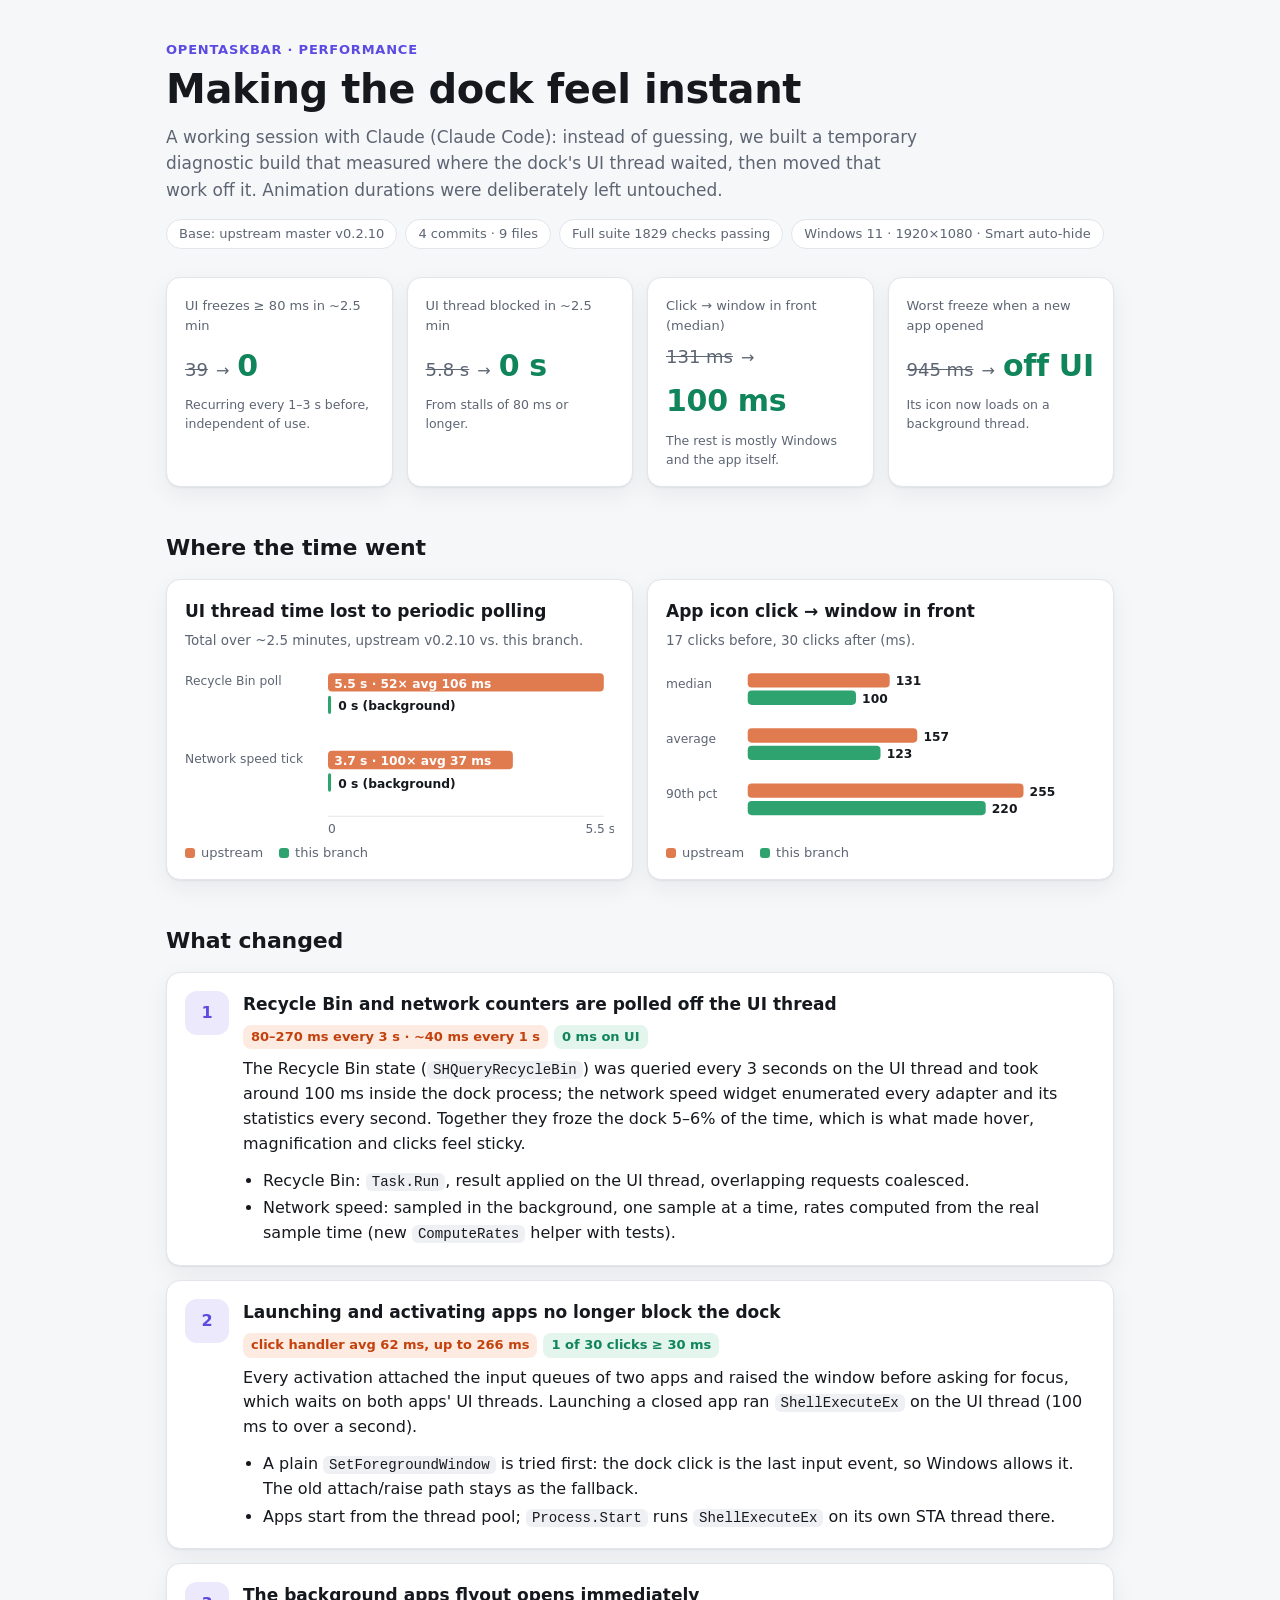
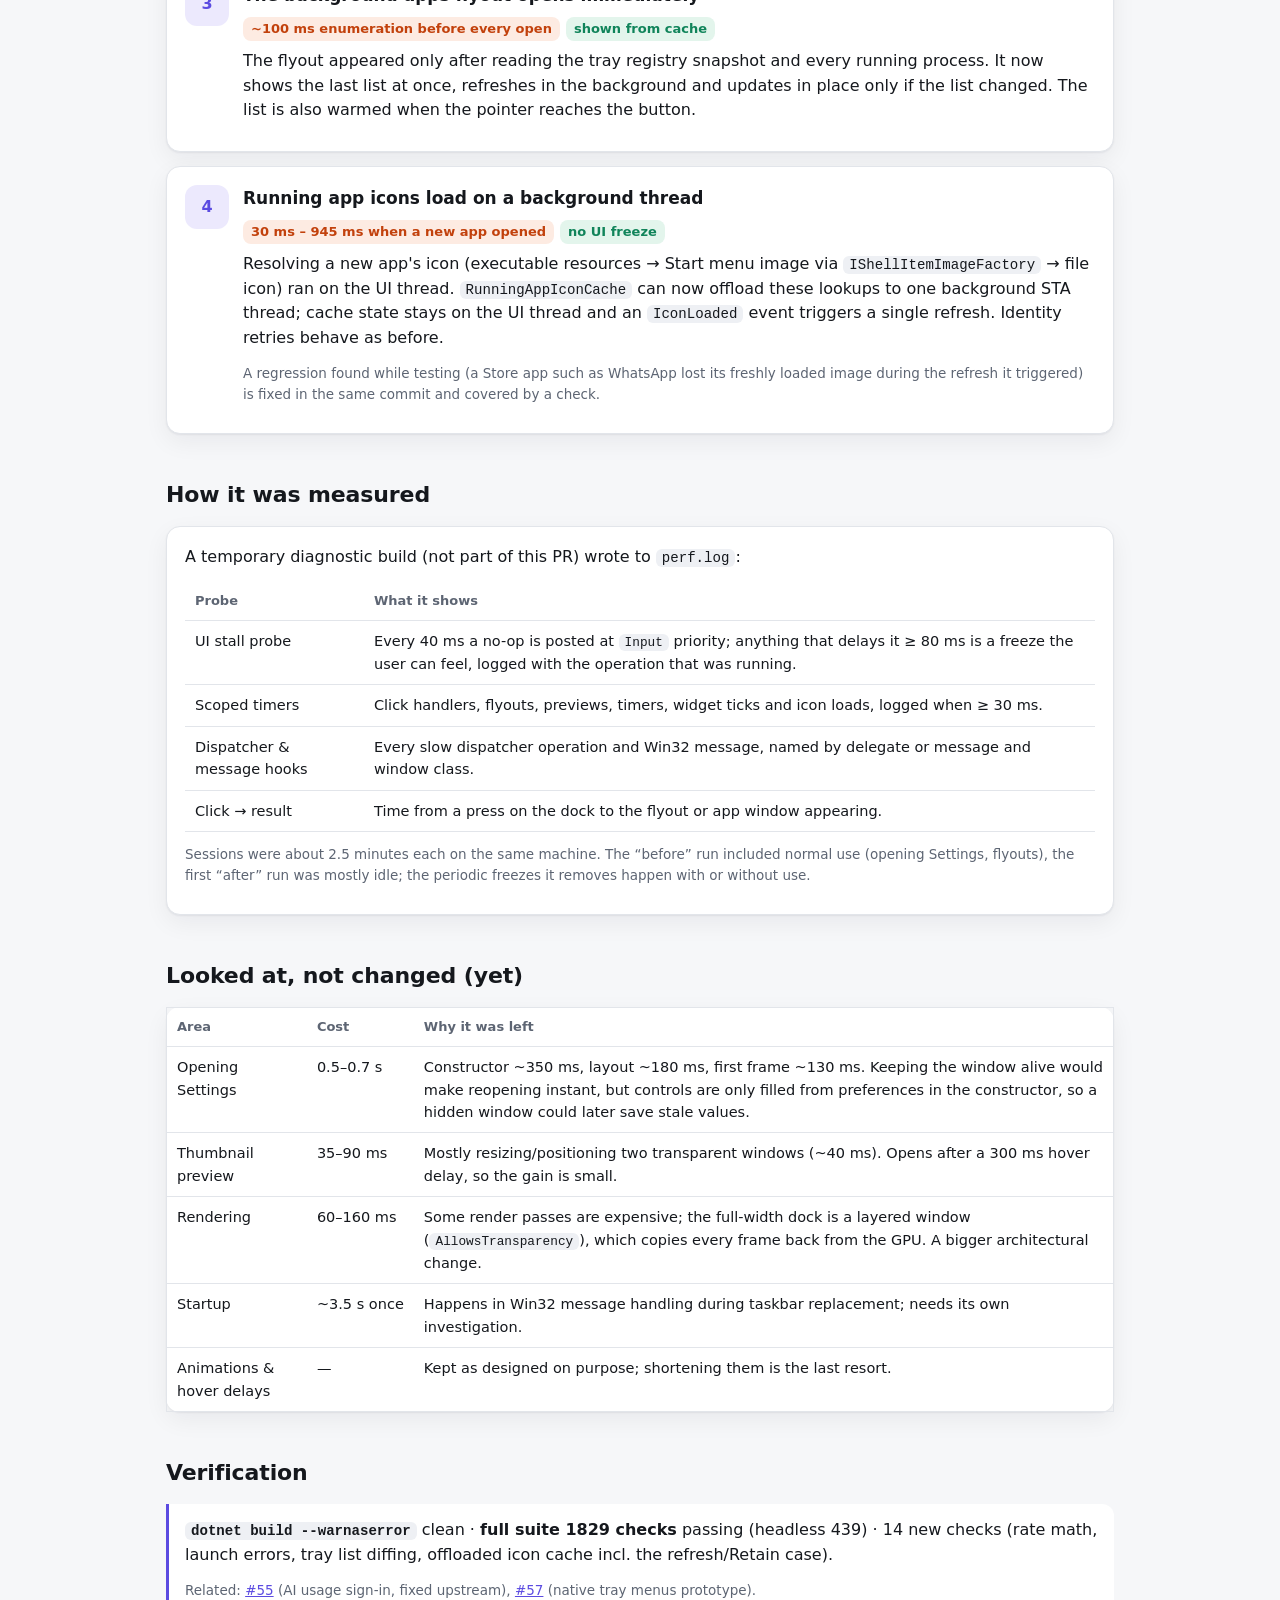
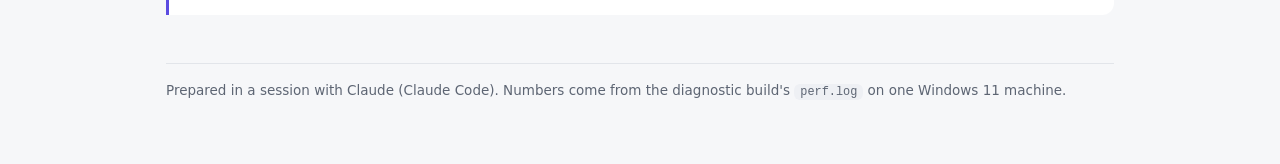
<file: index.html>
<!doctype html>
<html lang="en">
<head>
<meta charset="utf-8">
<meta name="viewport" content="width=device-width, initial-scale=1">
<title>Dock Responsiveness Report</title>
<meta name="description" content="Measuring where the OpenTaskbar dock waited on its UI thread, and what was changed.">
<style>
  :root {
    --bg: #f6f7f9; --surface: #ffffff; --surface-2: #f0f2f5; --text: #15181d; --muted: #5d6573;
    --line: #e2e5ea; --accent: #5b4be1; --accent-soft: #ece9fd; --good: #10845a; --good-soft: #e3f5ec;
    --bad: #c2410c; --bad-soft: #fdebe2; --bar-before: #e07a4f; --bar-after: #2fa36f; --code: #eef0f4;
    --shadow: 0 1px 2px rgba(16,24,40,.06), 0 8px 24px rgba(16,24,40,.06);
  }
  @media (prefers-color-scheme: dark) {
    :root:not([data-theme="light"]) {
      --bg: #0e1116; --surface: #161a21; --surface-2: #1c212a; --text: #e8ebf0; --muted: #9aa3b2;
      --line: #2a303b; --accent: #9b8cff; --accent-soft: #241f45; --good: #4fd19a; --good-soft: #14302a;
      --bad: #ff9a6b; --bad-soft: #3a2219; --bar-before: #ff8c5a; --bar-after: #45c98a; --code: #222833;
      --shadow: none;
    }
  }
  :root[data-theme="dark"] {
    --bg: #0e1116; --surface: #161a21; --surface-2: #1c212a; --text: #e8ebf0; --muted: #9aa3b2;
    --line: #2a303b; --accent: #9b8cff; --accent-soft: #241f45; --good: #4fd19a; --good-soft: #14302a;
    --bad: #ff9a6b; --bad-soft: #3a2219; --bar-before: #ff8c5a; --bar-after: #45c98a; --code: #222833;
    --shadow: none;
  }
  * { box-sizing: border-box; }
  body {
    margin: 0; background: var(--bg); color: var(--text);
    font: 16px/1.55 "Segoe UI Variable Text", "Segoe UI", system-ui, -apple-system, sans-serif;
  }
  main { max-width: 980px; margin: 0 auto; padding: 40px 16px 64px; }
  header.hero { margin-bottom: 28px; }
  .eyebrow { color: var(--accent); font-weight: 600; font-size: 13px; letter-spacing: .06em; text-transform: uppercase; }
  h1 { font-size: clamp(28px, 4vw, 40px); line-height: 1.15; margin: 6px 0 12px; letter-spacing: -.01em; }
  h2 { font-size: 22px; margin: 44px 0 14px; letter-spacing: -.005em; }
  h3 { font-size: 17px; margin: 0 0 6px; }
  p { margin: 0 0 12px; }
  .lede { color: var(--muted); font-size: 17px; max-width: 760px; }
  .meta { display: flex; flex-wrap: wrap; gap: 8px; margin-top: 16px; }
  .chip { background: var(--surface); border: 1px solid var(--line); border-radius: 999px; padding: 4px 12px; font-size: 13px; color: var(--muted); }
  code { font-family: "Cascadia Code", Consolas, monospace; font-size: .88em; background: var(--code); padding: 1px 6px; border-radius: 6px; }
  .grid { display: grid; gap: 14px; }
  .kpis { grid-template-columns: repeat(auto-fit, minmax(200px, 1fr)); }
  .card { background: var(--surface); border: 1px solid var(--line); border-radius: 14px; padding: 18px 18px 16px; box-shadow: var(--shadow); }
  .kpi .label { color: var(--muted); font-size: 13px; }
  .kpi .value { display: flex; align-items: baseline; gap: 8px; margin-top: 6px; flex-wrap: wrap; }
  .kpi .before { color: var(--muted); text-decoration: line-through; font-size: 18px; }
  .kpi .arrow { color: var(--muted); }
  .kpi .after { font-size: 30px; font-weight: 700; color: var(--good); letter-spacing: -.01em; }
  .kpi .note { color: var(--muted); font-size: 12.5px; margin-top: 6px; }
  .fix { display: grid; grid-template-columns: 44px 1fr; gap: 14px; }
  .badge { width: 44px; height: 44px; border-radius: 12px; display: grid; place-items: center; background: var(--accent-soft); color: var(--accent); font-weight: 700; }
  .fix .cost { display: inline-block; background: var(--bad-soft); color: var(--bad); border-radius: 8px; padding: 2px 8px; font-size: 13px; font-weight: 600; margin: 2px 0 8px; }
  .fix .done { display: inline-block; background: var(--good-soft); color: var(--good); border-radius: 8px; padding: 2px 8px; font-size: 13px; font-weight: 600; margin: 2px 0 8px 6px; }
  .fix ul { margin: 6px 0 0; padding-left: 20px; }
  .fix li { margin: 3px 0; }
  .chart { width: 100%; height: auto; display: block; }
  .chart text { fill: var(--muted); font-size: 12px; font-family: inherit; }
  .chart .val { fill: var(--text); font-weight: 600; }
  .legend { display: flex; gap: 16px; font-size: 13px; color: var(--muted); margin-top: 6px; flex-wrap: wrap; }
  .legend span::before { content: ""; display: inline-block; width: 10px; height: 10px; border-radius: 3px; margin-right: 6px; vertical-align: -1px; }
  .legend .b::before { background: var(--bar-before); }
  .legend .a::before { background: var(--bar-after); }
  table { width: 100%; border-collapse: collapse; font-size: 14.5px; }
  th, td { text-align: left; padding: 9px 10px; border-bottom: 1px solid var(--line); vertical-align: top; }
  th { color: var(--muted); font-weight: 600; font-size: 13px; }
  td.num { font-variant-numeric: tabular-nums; white-space: nowrap; }
  .two { grid-template-columns: repeat(auto-fit, minmax(280px, 1fr)); }
  .muted { color: var(--muted); }
  .small { font-size: 13.5px; }
  .callout { border-left: 3px solid var(--accent); background: var(--surface); border-radius: 0 12px 12px 0; padding: 14px 16px; }
  footer { margin-top: 48px; color: var(--muted); font-size: 13.5px; border-top: 1px solid var(--line); padding-top: 16px; }
  a { color: var(--accent); }
  @media (max-width: 560px) { .fix { grid-template-columns: 1fr; } .badge { display: none; } th, td { padding: 8px 6px; } }
</style>
</head>
<body>
<main>
  <header class="hero">
    <div class="eyebrow">OpenTaskbar · performance</div>
    <h1>Making the dock feel instant</h1>
    <p class="lede">A working session with Claude (Claude Code): instead of guessing, we built a temporary diagnostic build that measured
      where the dock's UI thread waited, then moved that work off it. Animation durations were deliberately left untouched.</p>
    <div class="meta">
      <span class="chip">Base: upstream master v0.2.10</span>
      <span class="chip">4 commits · 9 files</span>
      <span class="chip">Full suite 1829 checks passing</span>
      <span class="chip">Windows 11 · 1920×1080 · Smart auto-hide</span>
    </div>
  </header>

  <section class="grid kpis" aria-label="Results at a glance">
    <div class="card kpi">
      <div class="label">UI freezes ≥ 80 ms in ~2.5 min</div>
      <div class="value"><span class="before">39</span><span class="arrow">→</span><span class="after">0</span></div>
      <div class="note">Recurring every 1–3 s before, independent of use.</div>
    </div>
    <div class="card kpi">
      <div class="label">UI thread blocked in ~2.5 min</div>
      <div class="value"><span class="before">5.8 s</span><span class="arrow">→</span><span class="after">0 s</span></div>
      <div class="note">From stalls of 80 ms or longer.</div>
    </div>
    <div class="card kpi">
      <div class="label">Click → window in front (median)</div>
      <div class="value"><span class="before">131 ms</span><span class="arrow">→</span><span class="after">100 ms</span></div>
      <div class="note">The rest is mostly Windows and the app itself.</div>
    </div>
    <div class="card kpi">
      <div class="label">Worst freeze when a new app opened</div>
      <div class="value"><span class="before">945 ms</span><span class="arrow">→</span><span class="after">off UI</span></div>
      <div class="note">Its icon now loads on a background thread.</div>
    </div>
  </section>

  <h2>Where the time went</h2>
  <div class="grid two">
    <div class="card">
      <h3>UI thread time lost to periodic polling</h3>
      <p class="small muted">Total over ~2.5 minutes, upstream v0.2.10 vs. this branch.</p>
      <svg class="chart" viewBox="0 0 420 170" role="img" aria-label="Recycle Bin poll 5.5 seconds before, 0 after; network speed widget 3.7 seconds before, 0 after">
        <text x="0" y="22">Recycle Bin poll</text>
        <rect x="140" y="10" width="270" height="18" rx="4" fill="var(--bar-before)"/>
        <text class="val" x="146" y="24" style="fill:#fff">5.5 s · 52× avg 106 ms</text>
        <rect x="140" y="32" width="3" height="18" rx="2" fill="var(--bar-after)"/>
        <text class="val" x="150" y="46">0 s (background)</text>
        <text x="0" y="98">Network speed tick</text>
        <rect x="140" y="86" width="181" height="18" rx="4" fill="var(--bar-before)"/>
        <text class="val" x="146" y="100" style="fill:#fff">3.7 s · 100× avg 37 ms</text>
        <rect x="140" y="108" width="3" height="18" rx="2" fill="var(--bar-after)"/>
        <text class="val" x="150" y="122">0 s (background)</text>
        <line x1="140" y1="150" x2="410" y2="150" stroke="var(--line)"/>
        <text x="140" y="166">0</text><text x="392" y="166">5.5 s</text>
      </svg>
      <div class="legend"><span class="b">upstream</span><span class="a">this branch</span></div>
    </div>
    <div class="card">
      <h3>App icon click → window in front</h3>
      <p class="small muted">17 clicks before, 30 clicks after (ms).</p>
      <svg class="chart" viewBox="0 0 420 170" role="img" aria-label="Median 131 to 100 ms, average 157 to 123 ms, 90th percentile 255 to 220 ms">
        <text x="0" y="24">median</text>
        <rect x="80" y="10" width="139" height="14" rx="4" fill="var(--bar-before)"/><text class="val" x="225" y="22">131</text>
        <rect x="80" y="27" width="106" height="14" rx="4" fill="var(--bar-after)"/><text class="val" x="192" y="39">100</text>
        <text x="0" y="78">average</text>
        <rect x="80" y="64" width="166" height="14" rx="4" fill="var(--bar-before)"/><text class="val" x="252" y="76">157</text>
        <rect x="80" y="81" width="130" height="14" rx="4" fill="var(--bar-after)"/><text class="val" x="216" y="93">123</text>
        <text x="0" y="132">90th pct</text>
        <rect x="80" y="118" width="270" height="14" rx="4" fill="var(--bar-before)"/><text class="val" x="356" y="130">255</text>
        <rect x="80" y="135" width="233" height="14" rx="4" fill="var(--bar-after)"/><text class="val" x="319" y="147">220</text>
      </svg>
      <div class="legend"><span class="b">upstream</span><span class="a">this branch</span></div>
    </div>
  </div>

  <h2>What changed</h2>
  <div class="grid">
    <div class="card fix">
      <div class="badge">1</div>
      <div>
        <h3>Recycle Bin and network counters are polled off the UI thread</h3>
        <span class="cost">80–270 ms every 3 s · ~40 ms every 1 s</span><span class="done">0 ms on UI</span>
        <p>The Recycle Bin state (<code>SHQueryRecycleBin</code>) was queried every 3 seconds on the UI thread and took around 100 ms inside the
          dock process; the network speed widget enumerated every adapter and its statistics every second. Together they froze the dock
          5–6% of the time, which is what made hover, magnification and clicks feel sticky.</p>
        <ul>
          <li>Recycle Bin: <code>Task.Run</code>, result applied on the UI thread, overlapping requests coalesced.</li>
          <li>Network speed: sampled in the background, one sample at a time, rates computed from the real sample time
            (new <code>ComputeRates</code> helper with tests).</li>
        </ul>
      </div>
    </div>
    <div class="card fix">
      <div class="badge">2</div>
      <div>
        <h3>Launching and activating apps no longer block the dock</h3>
        <span class="cost">click handler avg 62 ms, up to 266 ms</span><span class="done">1 of 30 clicks ≥ 30 ms</span>
        <p>Every activation attached the input queues of two apps and raised the window before asking for focus, which waits on both apps'
          UI threads. Launching a closed app ran <code>ShellExecuteEx</code> on the UI thread (100 ms to over a second).</p>
        <ul>
          <li>A plain <code>SetForegroundWindow</code> is tried first: the dock click is the last input event, so Windows allows it.
            The old attach/raise path stays as the fallback.</li>
          <li>Apps start from the thread pool; <code>Process.Start</code> runs <code>ShellExecuteEx</code> on its own STA thread there.</li>
        </ul>
      </div>
    </div>
    <div class="card fix">
      <div class="badge">3</div>
      <div>
        <h3>The background apps flyout opens immediately</h3>
        <span class="cost">~100 ms enumeration before every open</span><span class="done">shown from cache</span>
        <p>The flyout appeared only after reading the tray registry snapshot and every running process. It now shows the last list at once,
          refreshes in the background and updates in place only if the list changed. The list is also warmed when the pointer reaches the
          button.</p>
      </div>
    </div>
    <div class="card fix">
      <div class="badge">4</div>
      <div>
        <h3>Running app icons load on a background thread</h3>
        <span class="cost">30 ms – 945 ms when a new app opened</span><span class="done">no UI freeze</span>
        <p>Resolving a new app's icon (executable resources → Start menu image via <code>IShellItemImageFactory</code> → file icon) ran on
          the UI thread. <code>RunningAppIconCache</code> can now offload these lookups to one background STA thread; cache state stays on the
          UI thread and an <code>IconLoaded</code> event triggers a single refresh. Identity retries behave as before.</p>
        <p class="small muted">A regression found while testing (a Store app such as WhatsApp lost its freshly loaded image during the refresh
          it triggered) is fixed in the same commit and covered by a check.</p>
      </div>
    </div>
  </div>

  <h2>How it was measured</h2>
  <div class="card">
    <p>A temporary diagnostic build (not part of this PR) wrote to <code>perf.log</code>:</p>
    <table>
      <thead><tr><th>Probe</th><th>What it shows</th></tr></thead>
      <tbody>
        <tr><td>UI stall probe</td><td>Every 40 ms a no-op is posted at <code>Input</code> priority; anything that delays it ≥ 80 ms is a freeze the user can feel, logged with the operation that was running.</td></tr>
        <tr><td>Scoped timers</td><td>Click handlers, flyouts, previews, timers, widget ticks and icon loads, logged when ≥ 30 ms.</td></tr>
        <tr><td>Dispatcher &amp; message hooks</td><td>Every slow dispatcher operation and Win32 message, named by delegate or message and window class.</td></tr>
        <tr><td>Click → result</td><td>Time from a press on the dock to the flyout or app window appearing.</td></tr>
      </tbody>
    </table>
    <p class="small muted" style="margin-top:12px">Sessions were about 2.5 minutes each on the same machine. The “before” run included normal
      use (opening Settings, flyouts), the first “after” run was mostly idle; the periodic freezes it removes happen with or without use.</p>
  </div>

  <h2>Looked at, not changed (yet)</h2>
  <table class="card" style="padding:4px 8px">
    <thead><tr><th>Area</th><th class="num">Cost</th><th>Why it was left</th></tr></thead>
    <tbody>
      <tr><td>Opening Settings</td><td class="num">0.5–0.7 s</td><td>Constructor ~350 ms, layout ~180 ms, first frame ~130 ms. Keeping the window alive would make reopening instant, but controls are only filled from preferences in the constructor, so a hidden window could later save stale values.</td></tr>
      <tr><td>Thumbnail preview</td><td class="num">35–90 ms</td><td>Mostly resizing/positioning two transparent windows (~40 ms). Opens after a 300 ms hover delay, so the gain is small.</td></tr>
      <tr><td>Rendering</td><td class="num">60–160 ms</td><td>Some render passes are expensive; the full-width dock is a layered window (<code>AllowsTransparency</code>), which copies every frame back from the GPU. A bigger architectural change.</td></tr>
      <tr><td>Startup</td><td class="num">~3.5 s once</td><td>Happens in Win32 message handling during taskbar replacement; needs its own investigation.</td></tr>
      <tr><td>Animations &amp; hover delays</td><td class="num">—</td><td>Kept as designed on purpose; shortening them is the last resort.</td></tr>
    </tbody>
  </table>

  <h2>Verification</h2>
  <div class="callout">
    <p><strong><code>dotnet build --warnaserror</code></strong> clean · <strong>full suite 1829 checks</strong> passing (headless 439) ·
      14 new checks (rate math, launch errors, tray list diffing, offloaded icon cache incl. the refresh/Retain case).</p>
    <p class="small muted" style="margin:0">Related: <a href="https://github.com/alztrk/opentaskbar/issues/55">#55</a> (AI usage sign-in, fixed upstream),
      <a href="https://github.com/alztrk/opentaskbar/issues/57">#57</a> (native tray menus prototype).</p>
  </div>

  <footer>Prepared in a session with Claude (Claude Code). Numbers come from the diagnostic build's <code>perf.log</code> on one Windows 11 machine.</footer>
</main>
</body>
</html>
</file>
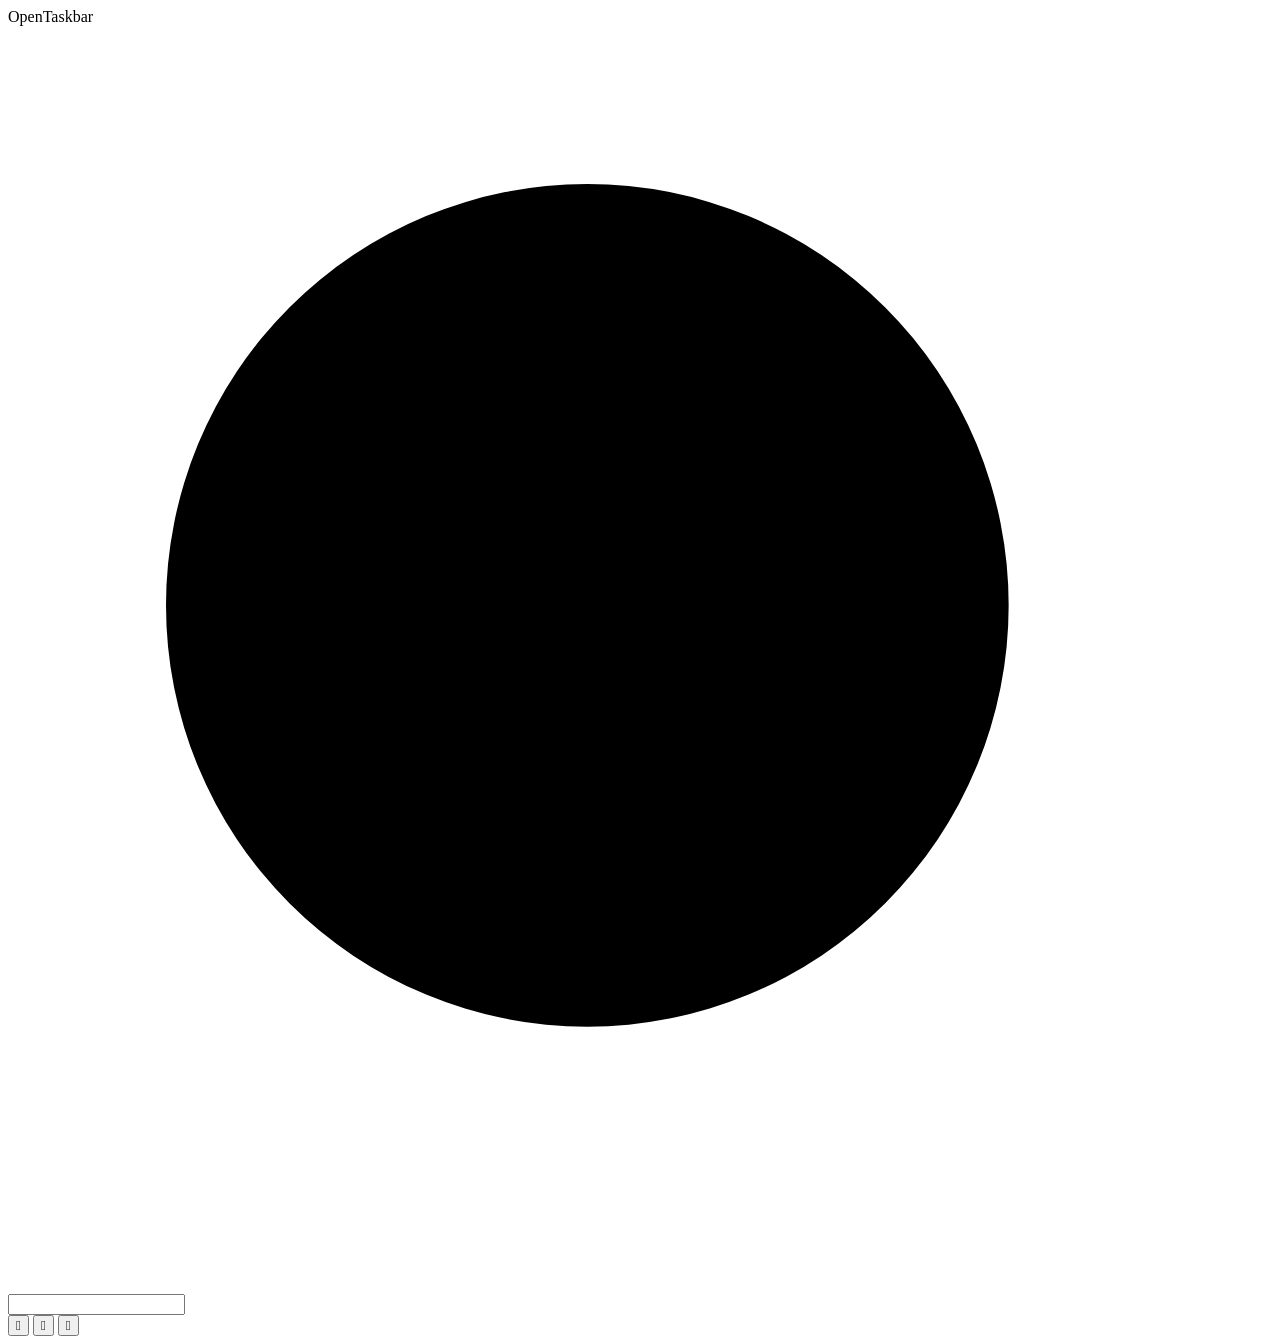
<file: ui/settings/index.html>
<!doctype html>
<html lang="en">
<head>
<meta charset="utf-8">
<meta name="viewport" content="width=device-width, initial-scale=1">
<title>OpenTaskbar</title>
<style>/*@CSS*/</style>
</head>
<body>
<div class="frame" id="frame">
  <header class="titlebar" id="titlebar">
    <div class="brand">
      <span class="brand-mark"><span></span></span>
      <span class="brand-name">OpenTaskbar</span>
      <span class="brand-version" id="version"></span>
    </div>
    <div class="search-host">
      <label class="search" id="search">
        <svg viewBox="0 0 24 24" class="search-icon"><path d="M11 19a8 8 0 1 0 0-16a8 8 0 0 0 0 16z M21 21l-4.3-4.3"/></svg>
        <input id="search-input" type="text" spellcheck="false" autocomplete="off">
        <span class="search-placeholder" id="search-placeholder"></span>
        <button class="search-clear" id="search-clear" hidden>
          <svg viewBox="0 0 24 24"><path d="M18 6L6 18 M6 6l12 12"/></svg>
        </button>
      </label>
    </div>
    <div class="captions">
      <button class="caption" id="btn-min">&#xE921;</button>
      <button class="caption" id="btn-max">&#xE922;</button>
      <button class="caption close" id="btn-close">&#xE8BB;</button>
    </div>
  </header>
  <div class="body">
    <nav class="sidebar" id="sidebar">
      <div class="nav-top" id="nav-top"></div>
      <div class="nav-divider"></div>
      <div class="nav-bottom" id="nav-bottom"></div>
    </nav>
    <main class="content" id="content"></main>
  </div>
  <div class="sheen"></div>
  <div class="rim" id="rim"></div>
</div>
<script>/*@SCRIPT*/</script>
</body>
</html>
</file>
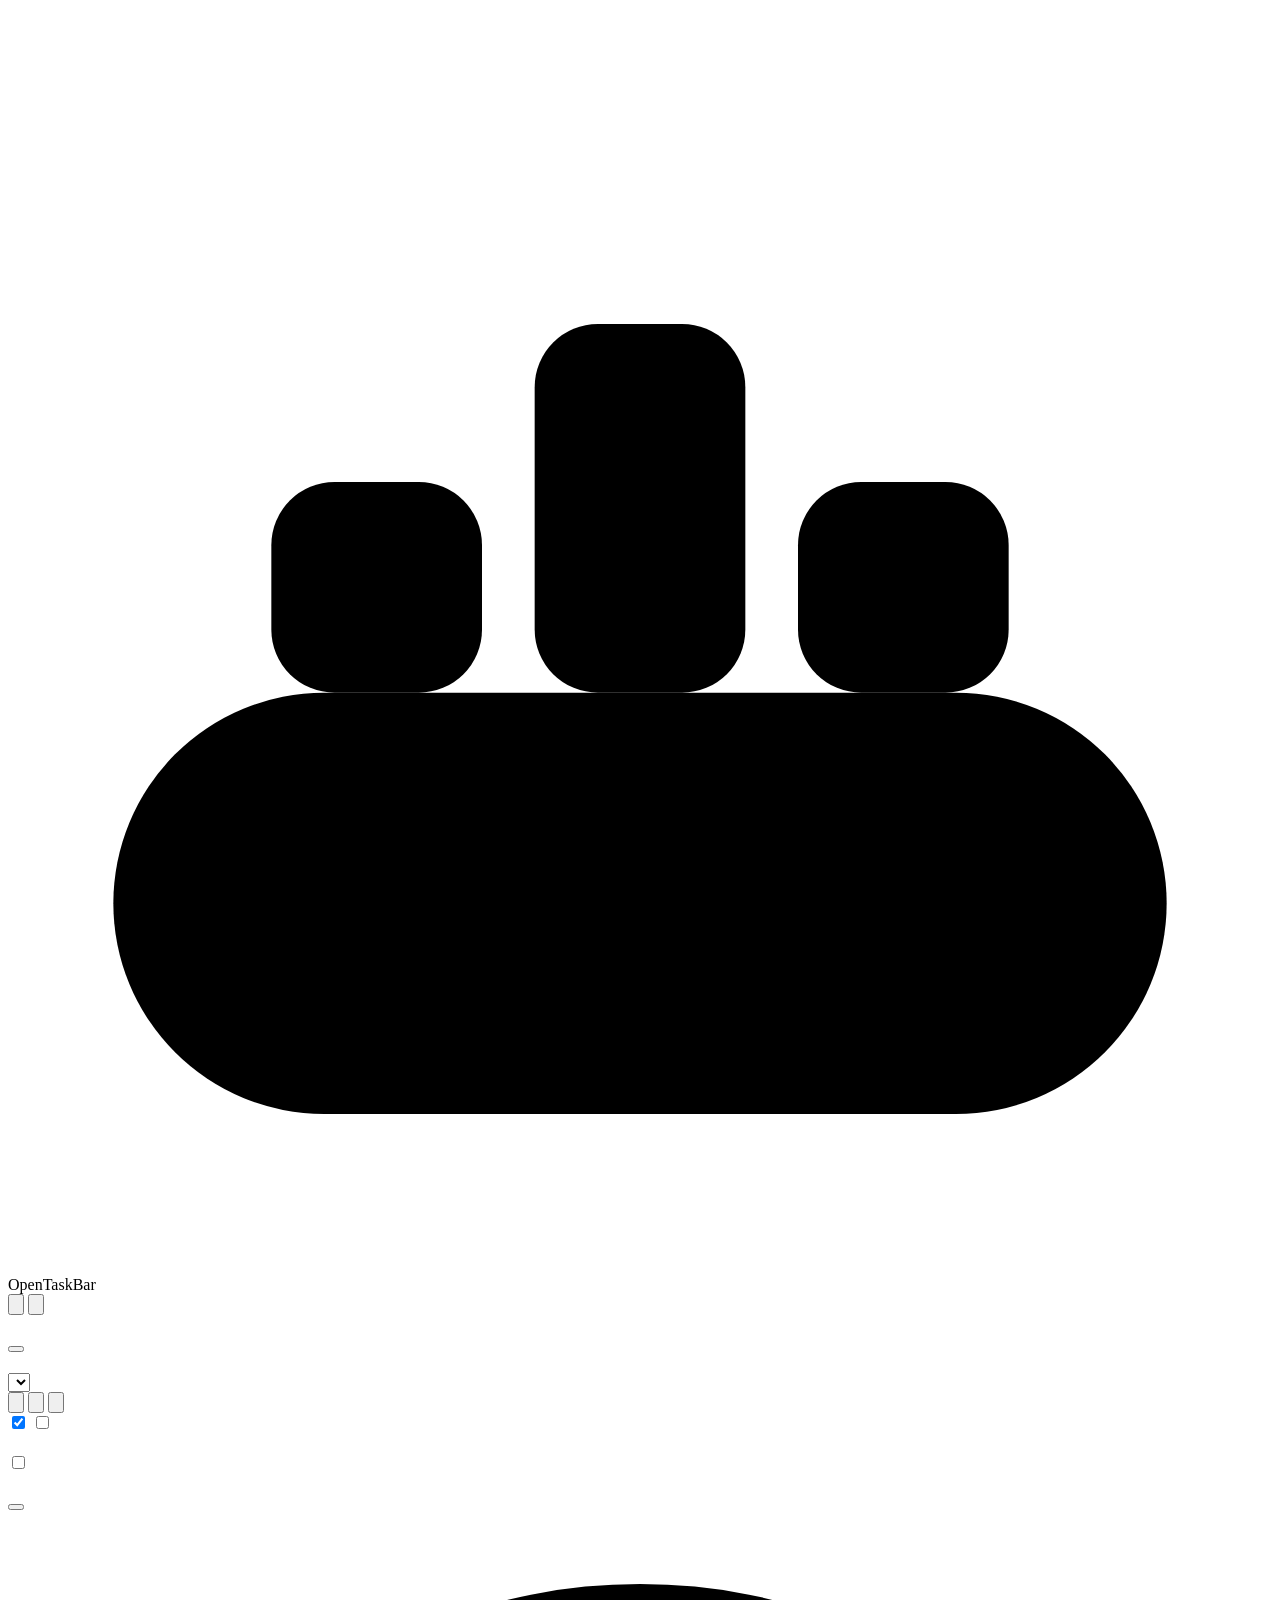
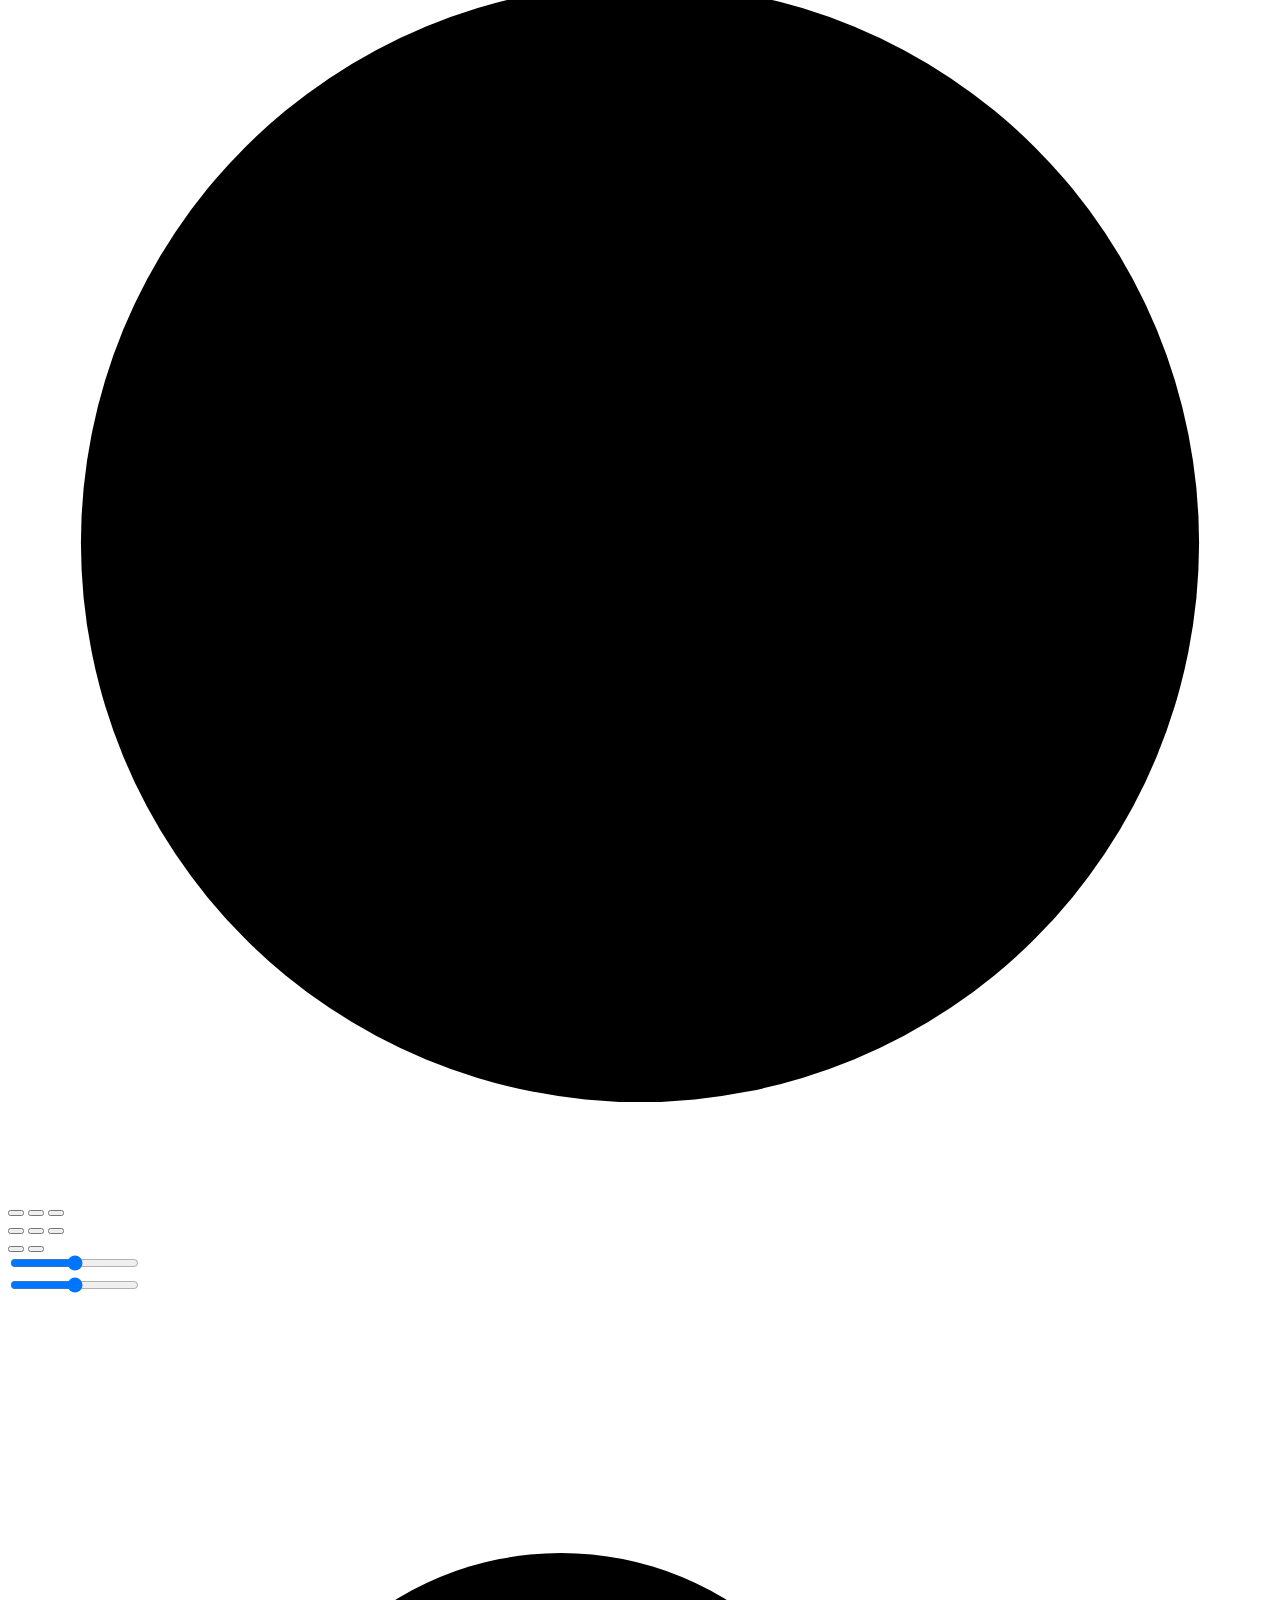
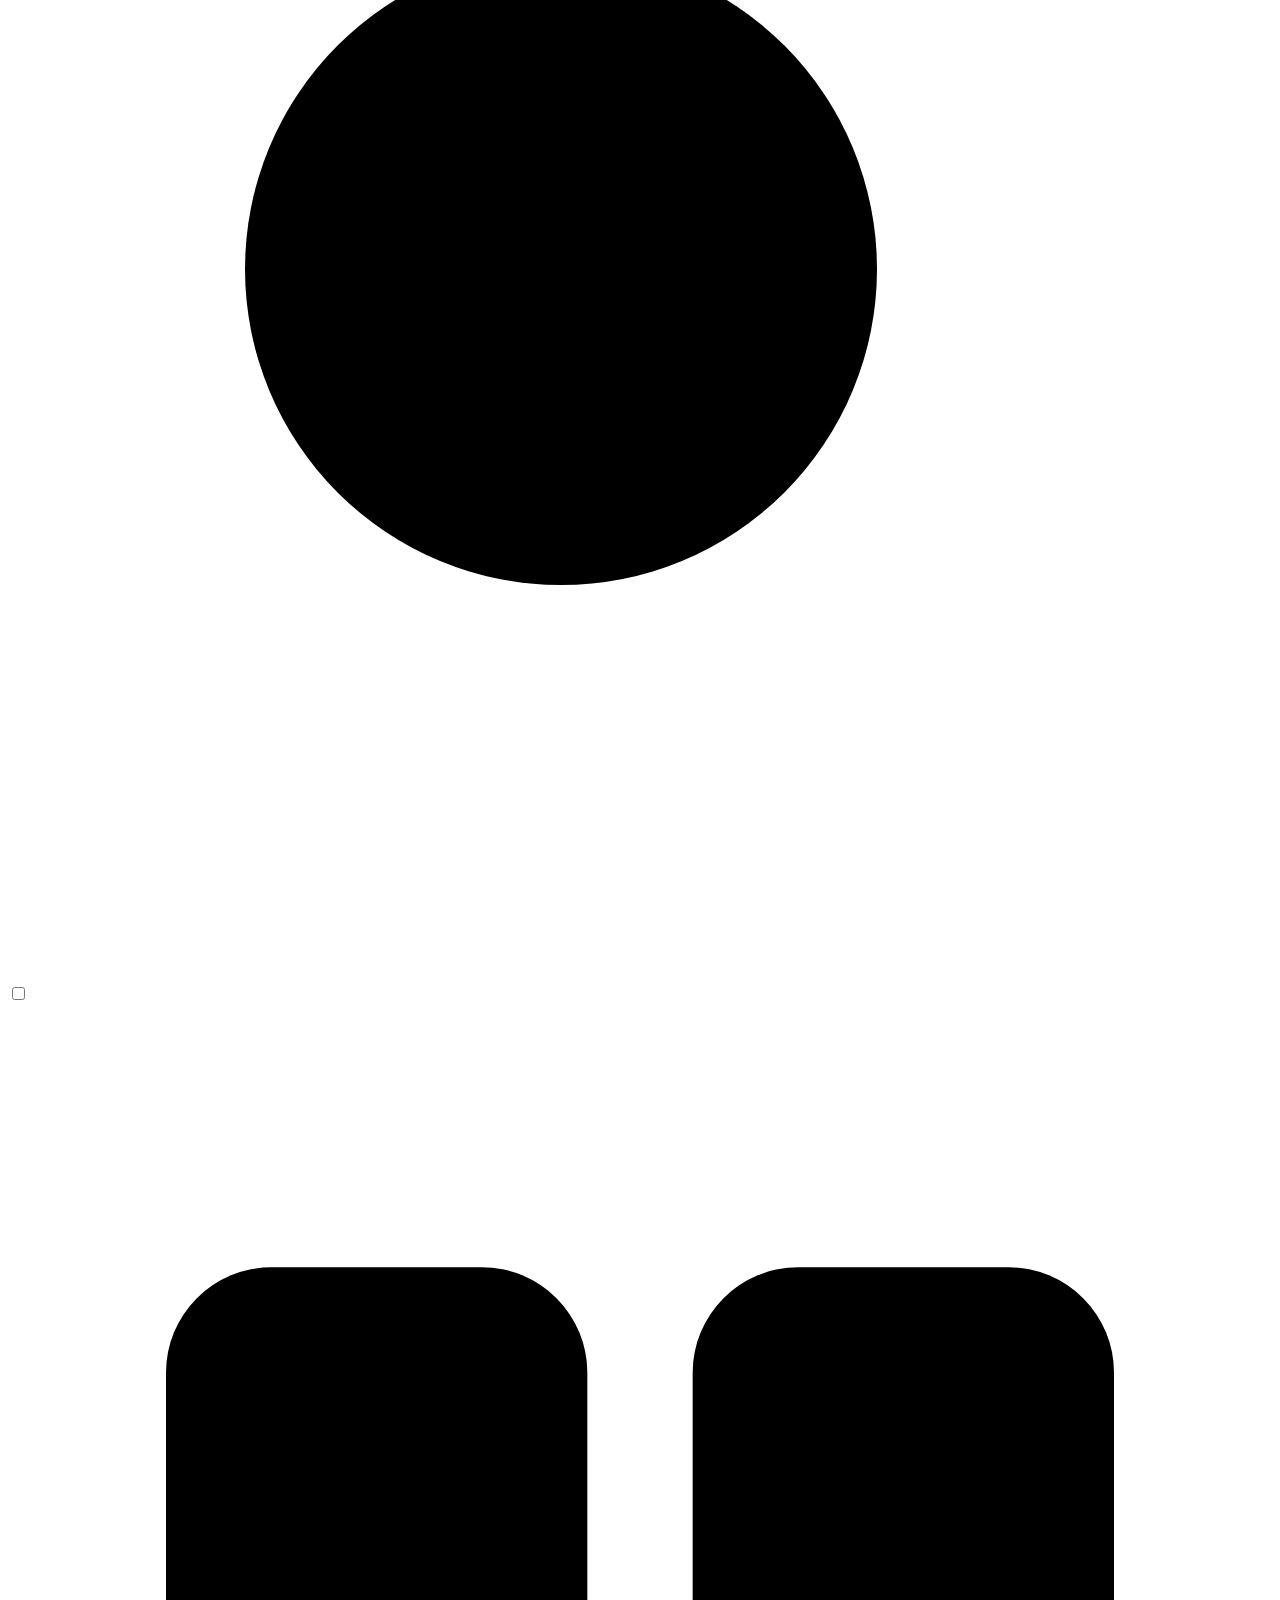
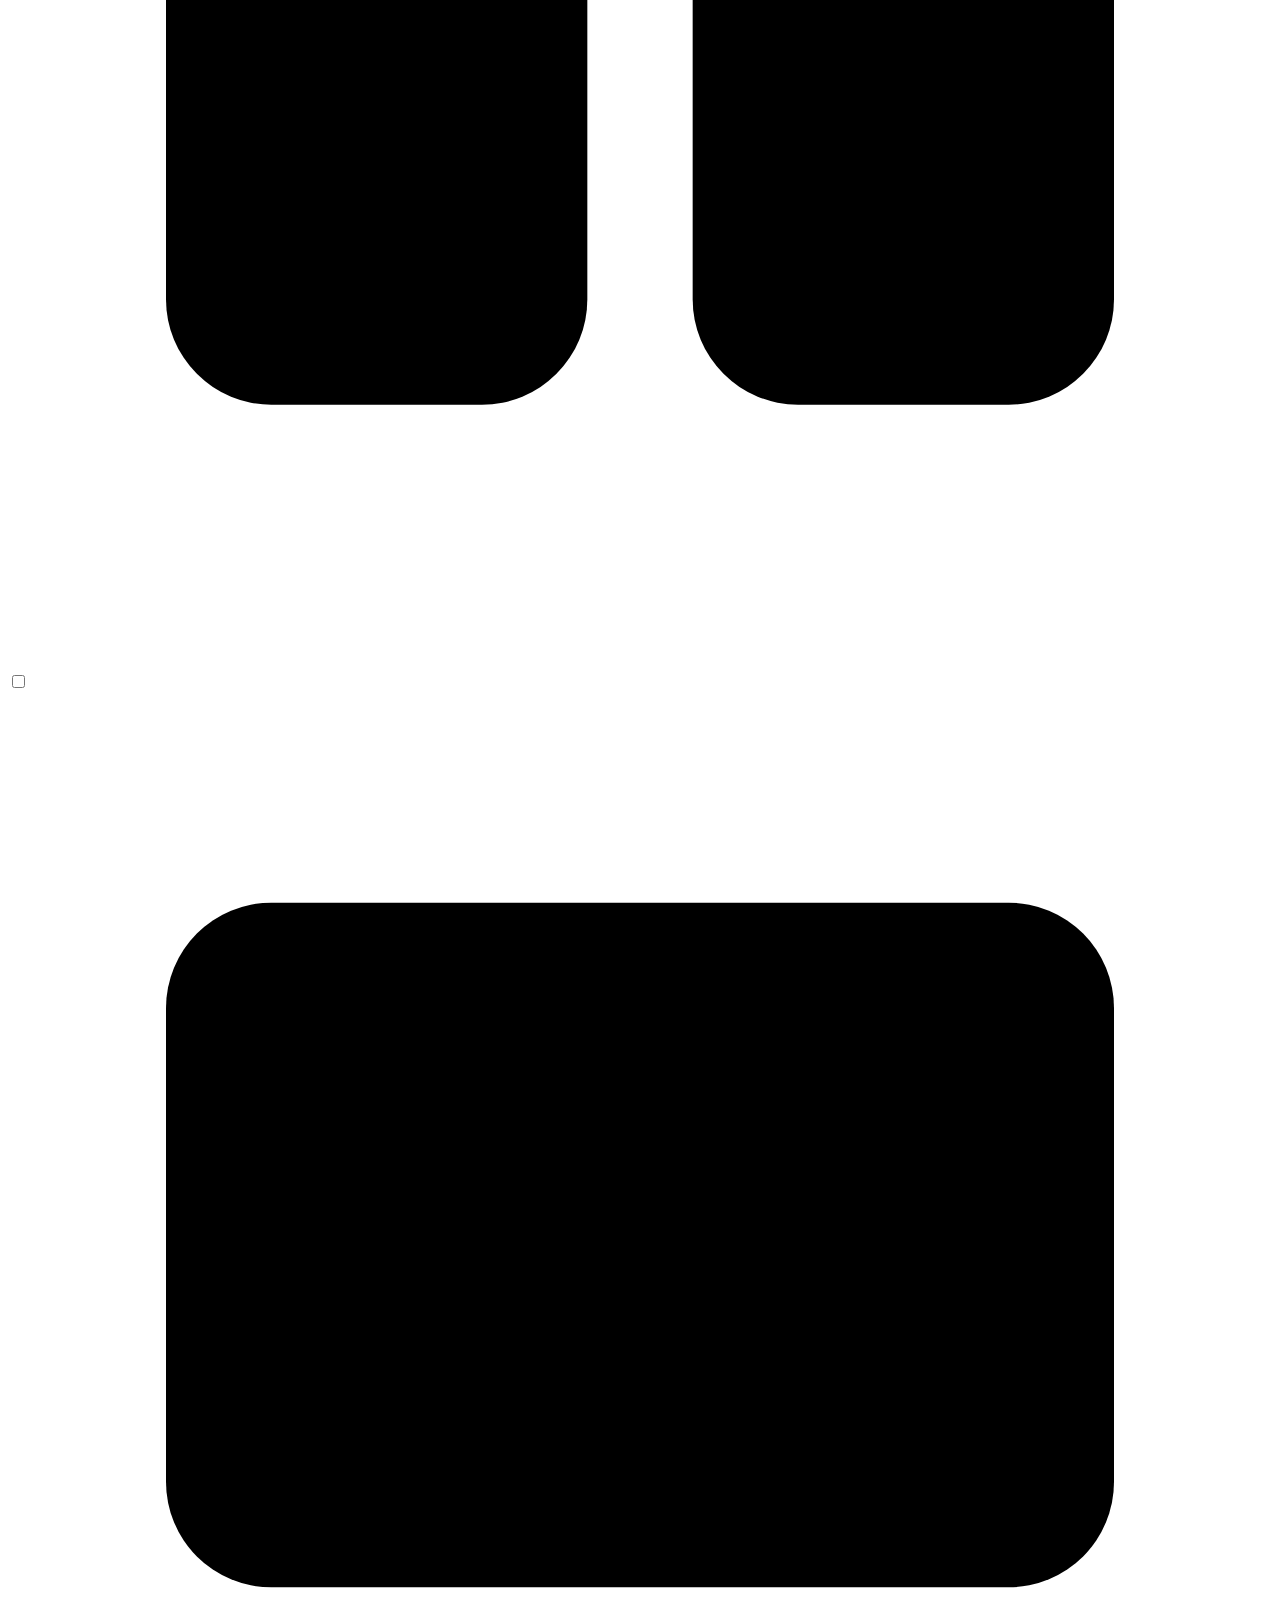
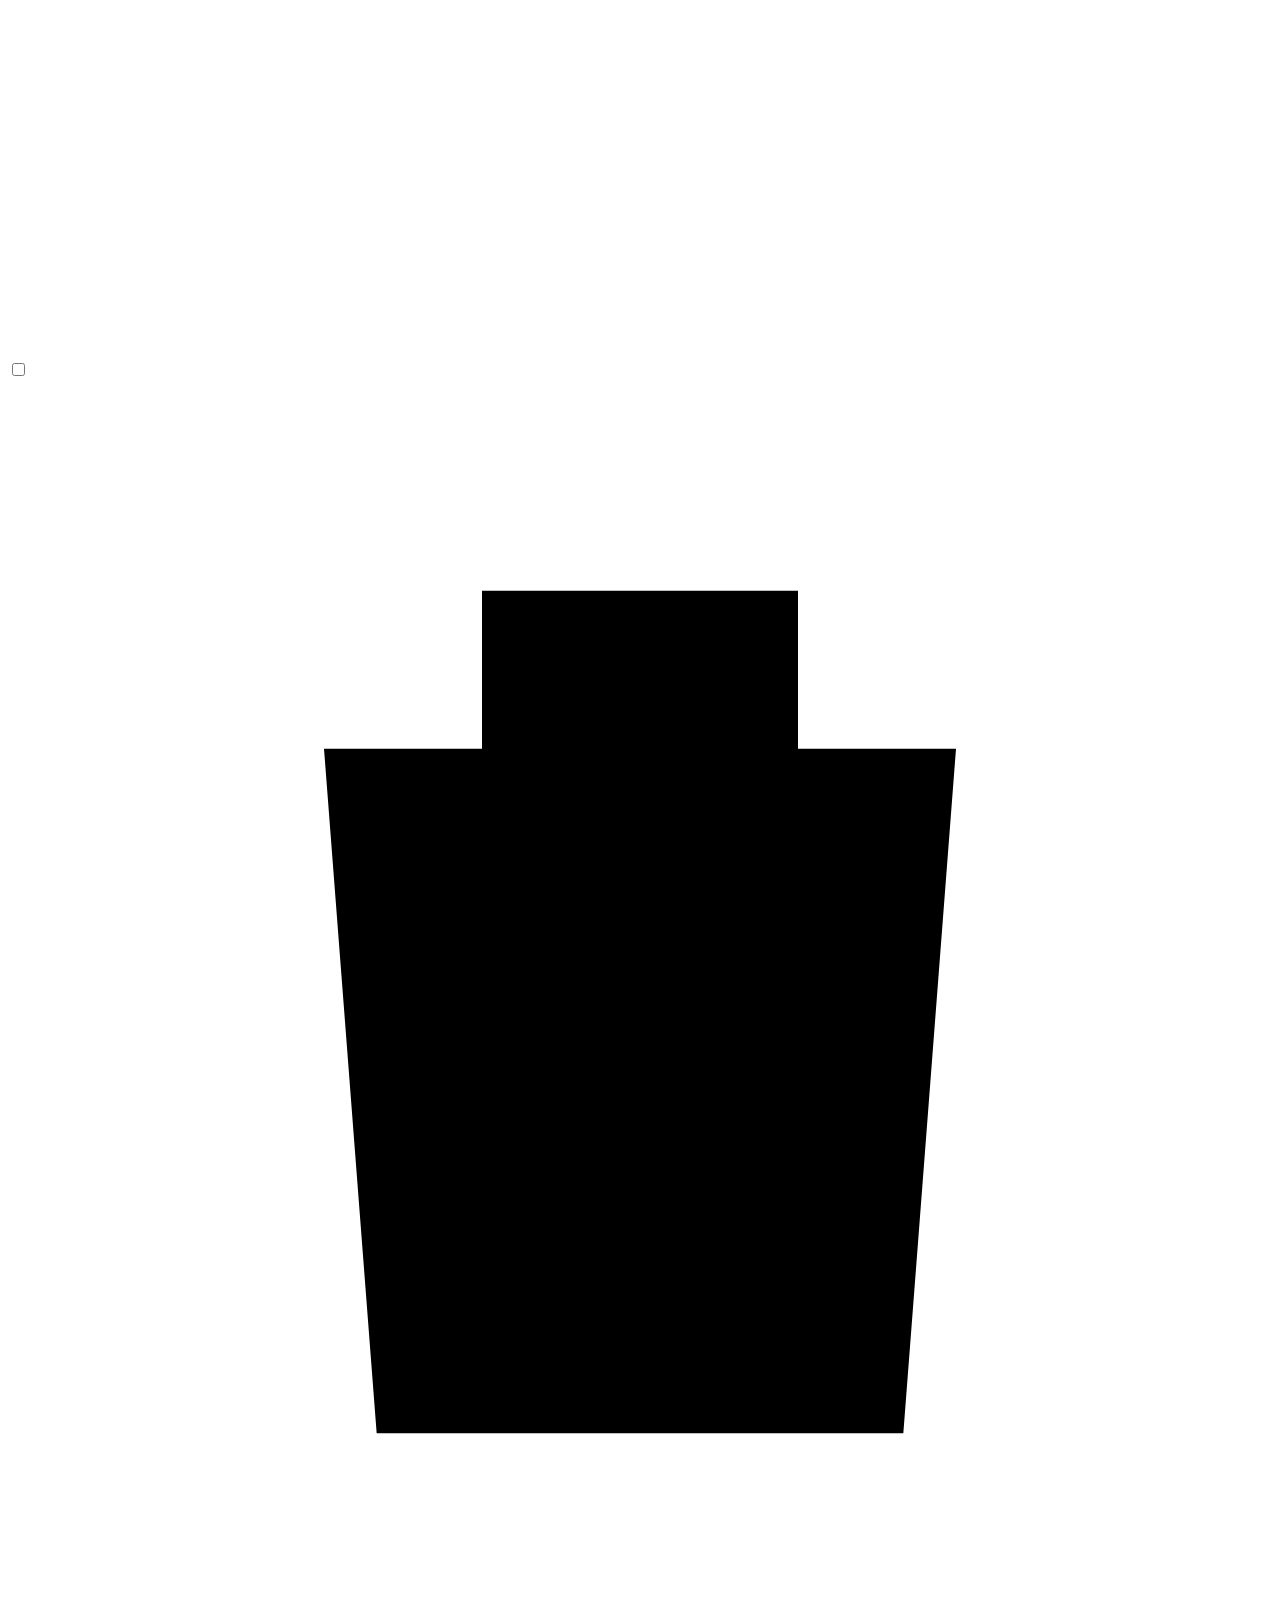
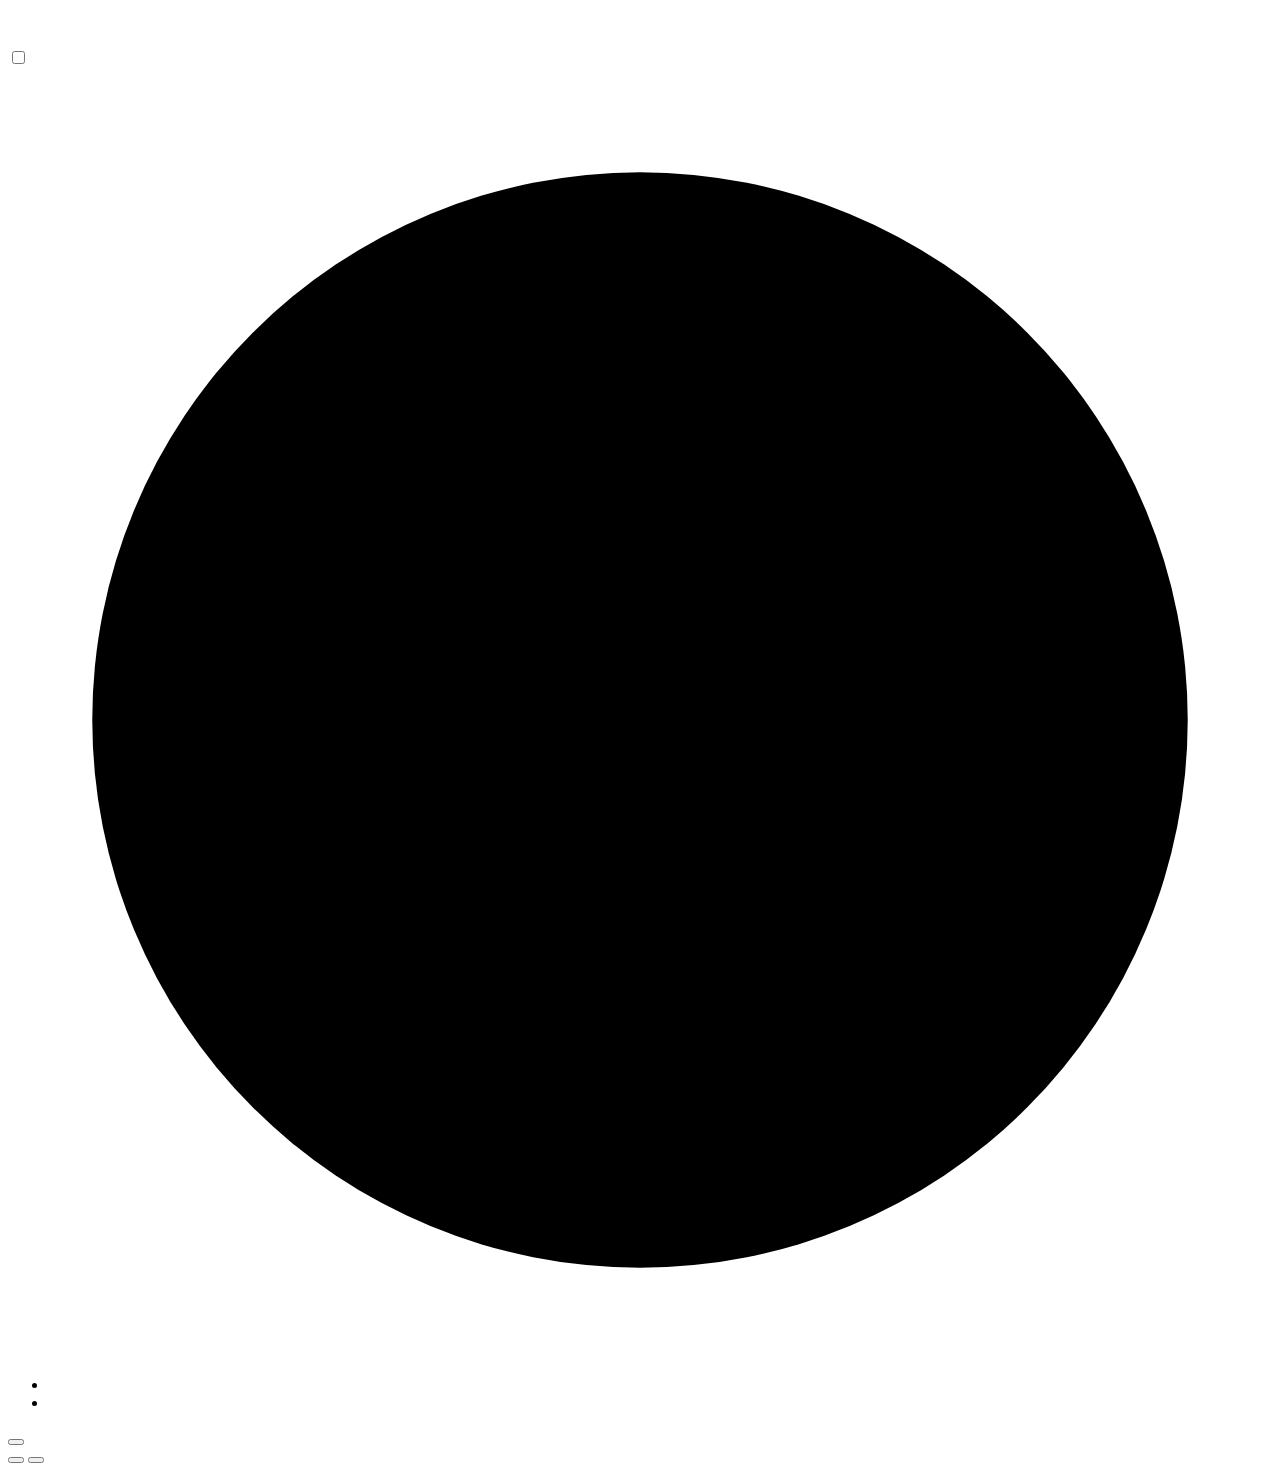
<file: ui/wizard/index.html>
<!doctype html>
<html lang="en">
<head>
<meta charset="utf-8">
<meta name="viewport" content="width=device-width, initial-scale=1">
<title>OpenTaskBar</title>
<style>/*@CSS*/</style>
</head>
<body>
<div class="shell" id="app">
  <header class="titlebar" id="titlebar">
    <div class="brand">
      <svg class="brand-mark" viewBox="0 0 24 24" aria-hidden="true">
        <rect x="2" y="13" width="20" height="8" rx="4" class="mark-bar"/>
        <rect x="5" y="9" width="4" height="4" rx="1.2" class="mark-a"/>
        <rect x="10" y="6" width="4" height="7" rx="1.2" class="mark-b"/>
        <rect x="15" y="9" width="4" height="4" rx="1.2" class="mark-c"/>
      </svg>
      <span>OpenTaskBar</span>
      <span class="badge" id="dry-badge" hidden data-i18n="dryRun"></span>
    </div>
    <div class="caption">
      <button class="caption-btn" id="btn-min" data-i18n-label="minimize">
        <svg viewBox="0 0 10 10" aria-hidden="true"><path d="M1 5h8"/></svg>
      </button>
      <button class="caption-btn close" id="btn-close" data-i18n-label="close">
        <svg viewBox="0 0 10 10" aria-hidden="true"><path d="M1.5 1.5l7 7M8.5 1.5l-7 7"/></svg>
      </button>
    </div>
  </header>

  <main class="stage" id="stage">

    <!-- 1. Welcome -->
    <section class="screen" data-screen="welcome">
      <div class="hero">
        <div class="hero-dock" aria-hidden="true">
          <div class="hero-glow"></div>
          <div class="hero-bar">
            <i style="--i:0;--c1:#4f8cff;--c2:#7b5cff"></i>
            <i style="--i:1;--c1:#ff6a88;--c2:#ff9a5a"></i>
            <i style="--i:2;--c1:#2fd59b;--c2:#1aa6c9"></i>
            <i style="--i:3;--c1:#ffc94a;--c2:#ff8f3a"></i>
            <i style="--i:4;--c1:#b26bff;--c2:#ff5fd2"></i>
            <i style="--i:5;--c1:#5ad1ff;--c2:#4f6bff"></i>
          </div>
        </div>
        <h1 class="reveal" style="--d:1" data-i18n="welcomeTitle"></h1>
        <p class="lead reveal" style="--d:2" data-i18n="welcomeLead"></p>
        <div class="hero-actions reveal" style="--d:3">
          <button class="btn primary large" data-action="next" data-i18n="welcomeStart"></button>
        </div>
        <p class="fineprint reveal" style="--d:4" data-i18n="welcomeNote"></p>
      </div>
    </section>

    <!-- 3. A few questions (after the user agreement) -->
    <section class="screen" data-screen="about">
      <div class="screen-head">
        <h2 class="reveal" style="--d:0" data-i18n="aboutTitle"></h2>
        <p class="reveal" style="--d:1" data-i18n="aboutLead"></p>
      </div>
      <div class="form">
        <div class="field reveal" style="--d:2">
          <label for="language" data-i18n="language"></label>
          <div class="select-wrap"><select id="language"></select></div>
        </div>
        <div class="field reveal" style="--d:3">
          <span class="label" data-i18n="edgeQuestion"></span>
          <div class="choices three" role="radiogroup" data-setting="Edge">
            <button class="choice" role="radio" data-value="Bottom">
              <svg viewBox="0 0 48 32" aria-hidden="true"><rect class="scr" x="1" y="1" width="46" height="30" rx="4"/><rect class="dk" x="12" y="24" width="24" height="4" rx="2"/></svg>
              <span data-i18n="edgeBottom"></span>
            </button>
            <button class="choice" role="radio" data-value="Left">
              <svg viewBox="0 0 48 32" aria-hidden="true"><rect class="scr" x="1" y="1" width="46" height="30" rx="4"/><rect class="dk" x="4" y="8" width="4" height="16" rx="2"/></svg>
              <span data-i18n="edgeLeft"></span>
            </button>
            <button class="choice" role="radio" data-value="Right">
              <svg viewBox="0 0 48 32" aria-hidden="true"><rect class="scr" x="1" y="1" width="46" height="30" rx="4"/><rect class="dk" x="40" y="8" width="4" height="16" rx="2"/></svg>
              <span data-i18n="edgeRight"></span>
            </button>
          </div>
        </div>
        <div class="toggles reveal" style="--d:4">
          <label class="toggle-row">
            <span><b data-i18n="startWithWindows"></b><small data-i18n="startWithWindowsHelp"></small></span>
            <input type="checkbox" class="switch" id="start-with-windows" checked>
          </label>
          <label class="toggle-row">
            <span><b data-i18n="checkUpdates"></b><small data-i18n="checkUpdatesHelp"></small></span>
            <input type="checkbox" class="switch" data-setting="CheckUpdates">
          </label>
        </div>
        <div class="import-card reveal" style="--d:5" id="import-card" hidden>
          <svg viewBox="0 0 24 24" aria-hidden="true"><path d="M12 3v12m0 0l-4-4m4 4l4-4M5 17v2a2 2 0 0 0 2 2h10a2 2 0 0 0 2-2v-2"/></svg>
          <span><b data-i18n="importTitle"></b><small data-i18n="importHelp" id="import-help"></small></span>
          <button class="btn subtle" id="btn-import" data-i18n="importButton"></button>
        </div>
      </div>
    </section>

    <!-- 2. User agreement (before the questions) -->
    <section class="screen" data-screen="license">
      <div class="screen-head">
        <h2 class="reveal" style="--d:0" data-i18n="licenseTitle"></h2>
        <p class="reveal" style="--d:1" data-i18n="licenseLead"></p>
      </div>
      <div class="license reveal" style="--d:2" id="license-text" tabindex="0"></div>
      <label class="accept reveal" style="--d:3">
        <input type="checkbox" class="check" id="accept">
        <span data-i18n="licenseAccept"></span>
      </label>
    </section>

    <!-- 4. Install -->
    <section class="screen" data-screen="install">
      <div class="install" id="install" data-state="idle">
        <div class="morph" aria-hidden="true">
          <div class="morph-screen">
            <div class="morph-bar"><i></i><i></i><i></i><i></i><i></i></div>
          </div>
        </div>
        <h2 class="reveal" style="--d:1">
          <span class="when-idle" data-i18n="installTitle"></span>
          <span class="when-working" data-i18n="installWorking"></span>
          <span class="when-done" data-i18n="installDone"></span>
          <span class="when-error" data-i18n="installFailed"></span>
        </h2>
        <p class="lead reveal" style="--d:2">
          <span class="when-idle" data-i18n="installLead"></span>
          <span class="when-working" data-i18n="installWorkingLead"></span>
          <span class="when-done" data-i18n="installDoneLead"></span>
          <span class="when-error" id="install-error"></span>
        </p>
        <div class="reveal" style="--d:3">
          <button class="btn primary large when-idle when-error" id="btn-install">
            <span class="when-idle" data-i18n="installButton"></span>
            <span class="when-error" data-i18n="retry"></span>
          </button>
          <div class="spinner when-working" aria-hidden="true"></div>
          <svg class="done-check when-done" viewBox="0 0 52 52" aria-hidden="true">
            <circle cx="26" cy="26" r="23"/><path d="M15 27l7 7 15-16"/>
          </svg>
        </div>
      </div>
    </section>

    <!-- 5a. Look -->
    <section class="screen" data-screen="look">
      <div class="split">
        <div class="pane">
          <div class="screen-head">
            <h2 class="reveal" style="--d:0" data-i18n="lookTitle"></h2>
            <p class="reveal" style="--d:1" data-i18n="liveLead"></p>
          </div>
          <div class="field reveal" style="--d:2">
            <span class="label" data-i18n="theme"></span>
            <div class="choices three compact" role="radiogroup" data-setting="Theme">
              <button class="choice" role="radio" data-value="System"><span class="swatch sys"></span><span data-i18n="themeSystem"></span></button>
              <button class="choice" role="radio" data-value="Light"><span class="swatch light"></span><span data-i18n="themeLight"></span></button>
              <button class="choice" role="radio" data-value="Dark"><span class="swatch dark"></span><span data-i18n="themeDark"></span></button>
            </div>
          </div>
          <div class="row reveal" style="--d:3">
            <div class="field">
              <span class="label" data-i18n="size"></span>
              <div class="segmented" role="radiogroup" data-setting="Size">
                <button role="radio" data-value="Compact" data-i18n="sizeCompact"></button>
                <button role="radio" data-value="Medium" data-i18n="sizeMedium"></button>
                <button role="radio" data-value="Large" data-i18n="sizeLarge"></button>
              </div>
            </div>
            <div class="field">
              <span class="label" data-i18n="material"></span>
              <div class="segmented" role="radiogroup" data-setting="DockBackground">
                <button role="radio" data-value="Glass" data-i18n="materialGlass"></button>
                <button role="radio" data-value="Solid" data-i18n="materialSolid"></button>
              </div>
            </div>
          </div>
          <div class="row reveal" style="--d:4">
            <div class="field">
              <span class="label"><span data-i18n="cornerRadius"></span><output id="radius-out"></output></span>
              <input type="range" class="range" id="radius" min="0" max="32" step="1">
            </div>
            <div class="field">
              <span class="label"><span data-i18n="opacity"></span><output id="opacity-out"></output></span>
              <input type="range" class="range" id="opacity" min="30" max="100" step="1">
            </div>
          </div>
        </div>
        <div class="preview-pane reveal" style="--d:2">
          <div class="preview" id="preview-look"></div>
        </div>
      </div>
    </section>

    <!-- 5b. Buttons -->
    <section class="screen" data-screen="buttons">
      <div class="split">
        <div class="pane">
          <div class="screen-head">
            <h2 class="reveal" style="--d:0" data-i18n="buttonsTitle"></h2>
            <p class="reveal" style="--d:1" data-i18n="buttonsLead"></p>
          </div>
          <div class="toggles">
            <label class="toggle-row icon reveal" style="--d:2">
              <svg viewBox="0 0 24 24" aria-hidden="true"><circle cx="10.5" cy="10.5" r="6"/><path d="M15 15l5 5"/></svg>
              <span><b data-i18n="searchButton"></b><small data-i18n="searchButtonHelp"></small></span>
              <input type="checkbox" class="switch" data-setting="ShowSearchButton">
            </label>
            <label class="toggle-row icon reveal" style="--d:3">
              <svg viewBox="0 0 24 24" aria-hidden="true"><rect x="3" y="5" width="8" height="14" rx="2"/><rect x="13" y="5" width="8" height="14" rx="2"/></svg>
              <span><b data-i18n="taskViewButton"></b><small data-i18n="taskViewButtonHelp"></small></span>
              <input type="checkbox" class="switch" data-setting="ShowTaskViewButton">
            </label>
            <label class="toggle-row icon reveal" style="--d:4">
              <svg viewBox="0 0 24 24" aria-hidden="true"><rect x="3" y="4" width="18" height="13" rx="2"/><path d="M8 21h8M12 17v4"/></svg>
              <span><b data-i18n="desktopButton"></b><small data-i18n="desktopButtonHelp"></small></span>
              <input type="checkbox" class="switch" data-setting="ShowDesktopButton">
            </label>
            <label class="toggle-row icon reveal" style="--d:5">
              <svg viewBox="0 0 24 24" aria-hidden="true"><path d="M4 7h16M9 7V4h6v3M6 7l1 13h10l1-13"/></svg>
              <span><b data-i18n="recycleBin"></b><small data-i18n="recycleBinHelp"></small></span>
              <input type="checkbox" class="switch" data-setting="ShowRecycleBin">
            </label>
          </div>
        </div>
        <div class="preview-pane reveal" style="--d:2">
          <div class="preview" id="preview-buttons"></div>
        </div>
      </div>
    </section>

    <!-- 5c. Widgets -->
    <section class="screen" data-screen="widgets">
      <div class="screen-head">
        <h2 class="reveal" style="--d:0" data-i18n="widgetsTitle"></h2>
        <p class="reveal" style="--d:1"><span data-i18n="widgetsLead"></span> <span class="count" id="widget-count"></span></p>
      </div>
      <div class="widget-grid" id="widget-grid"></div>
    </section>

    <!-- 6. Done -->
    <section class="screen" data-screen="done">
      <div class="finale">
        <div class="burst" aria-hidden="true" id="burst"></div>
        <svg class="finale-check" viewBox="0 0 120 120" aria-hidden="true">
          <circle class="ring" cx="60" cy="60" r="52"/>
          <path class="tick" d="M38 62l15 15 30-33"/>
        </svg>
        <h1 class="reveal" style="--d:2" data-i18n="doneTitle"></h1>
        <p class="lead reveal" style="--d:3" data-i18n="doneLead"></p>
        <ul class="tips reveal" style="--d:4">
          <li data-i18n="tipRightClick"></li>
          <li data-i18n="tipSettings"></li>
        </ul>
        <button class="btn primary large reveal" style="--d:5" data-action="finish" data-i18n="doneButton"></button>
      </div>
    </section>
  </main>

  <footer class="nav" id="nav">
    <div class="progress" aria-hidden="true"><div class="progress-fill" id="progress"></div></div>
    <div class="nav-row">
      <div class="steps" id="steps"></div>
      <div class="nav-actions">
        <button class="btn ghost" id="btn-skip" data-i18n="skipCustomize" hidden></button>
        <button class="btn subtle" id="btn-back" data-i18n="back"></button>
        <button class="btn primary" id="btn-next" data-i18n="next"></button>
      </div>
    </div>
  </footer>
</div>
<script>/*@STRINGS*/</script>
<script>/*@SCRIPT*/</script>
</body>
</html>
</file>
